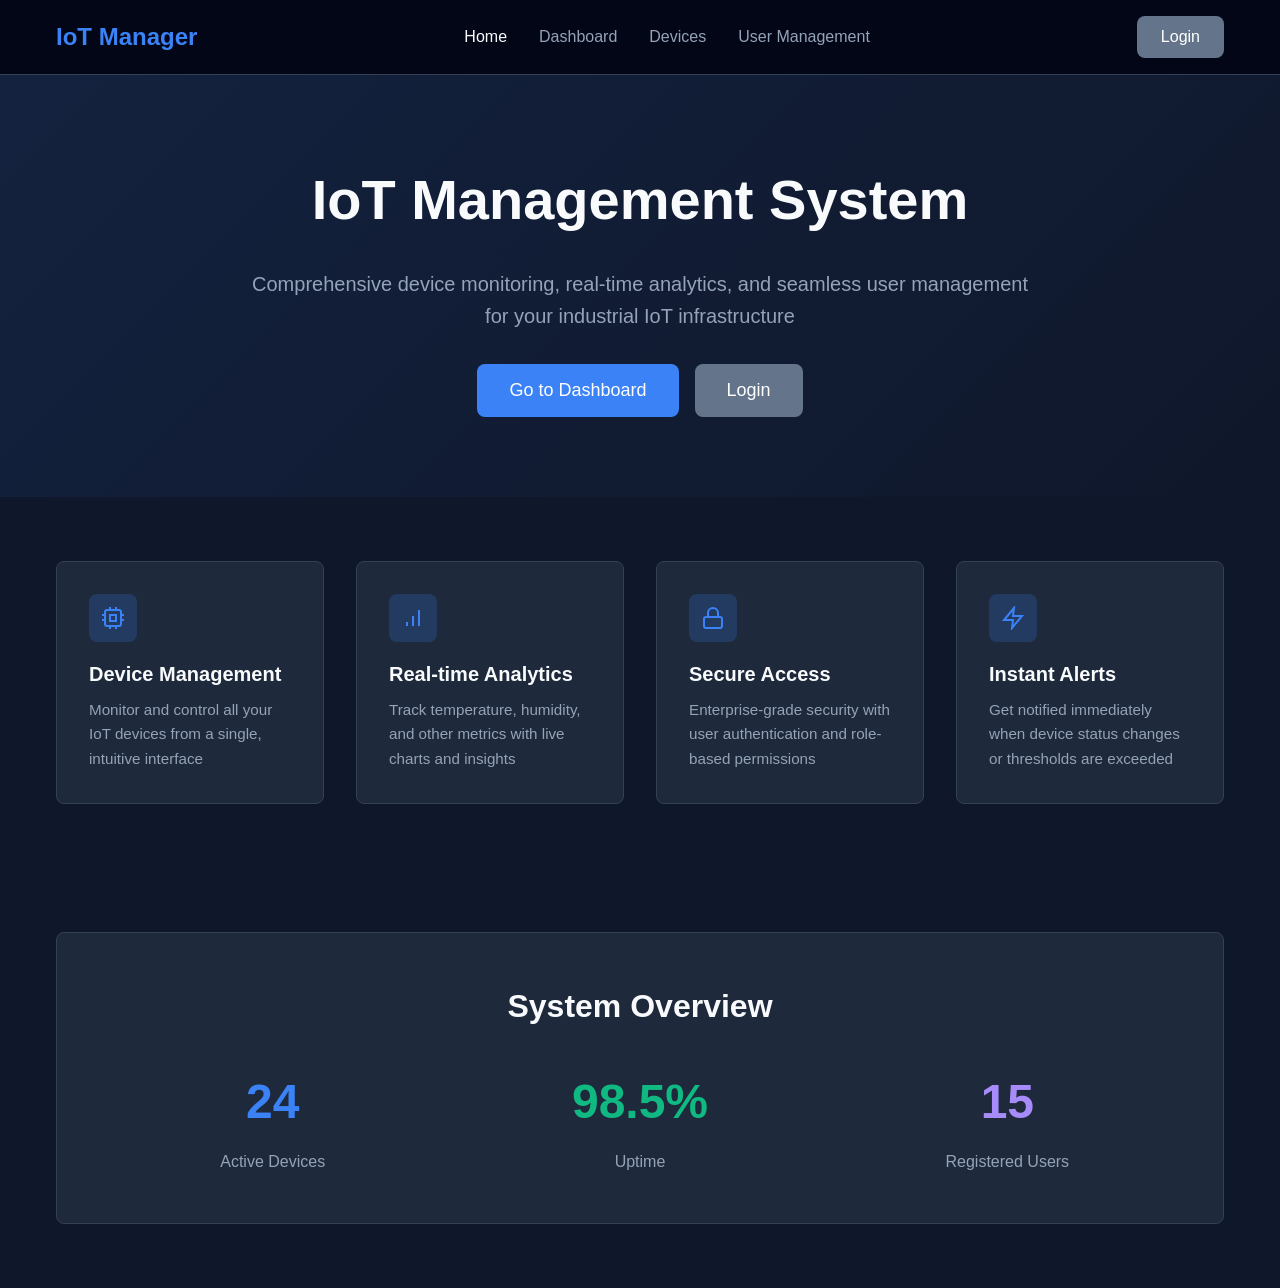
<file: index.html>
<!DOCTYPE html>
<html lang="en">
<head>
    <meta charset="UTF-8">
    <meta name="viewport" content="width=device-width, initial-scale=1.0">
    <title>IoT Management System</title>
    <link rel="stylesheet" href="css/styles.css">
</head>
<body>
    <!-- Navigation -->
    <nav class="navbar">
        <div class="nav-container">
            <div class="nav-brand">
                <h2>IoT Manager</h2>
            </div>
            <ul class="nav-menu">
                <li><a href="index.html" class="nav-link active">Home</a></li>
                <li><a href="dashboard.html" class="nav-link">Dashboard</a></li>
                <li><a href="devices.html" class="nav-link">Devices</a></li>
                <li><a href="users.html" class="nav-link">User Management</a></li>
            </ul>
            <div class="nav-actions">
                <a href="login.html" class="btn btn-secondary">Login</a>
            </div>
        </div>
    </nav>

    <!-- Hero Section -->
    <section class="hero">
        <div class="container">
            <div class="hero-content">
                <h1 class="hero-title">IoT Management System</h1>
                <p class="hero-subtitle">
                    Comprehensive device monitoring, real-time analytics, and seamless user management 
                    for your industrial IoT infrastructure
                </p>
                <div class="hero-actions">
                    <a href="dashboard.html" class="btn btn-primary btn-lg">Go to Dashboard</a>
                    <a href="login.html" class="btn btn-secondary btn-lg">Login</a>
                </div>
            </div>
        </div>
    </section>

    <!-- Features Section -->
    <section class="features">
        <div class="container">
            <div class="features-grid">
                <div class="feature-card">
                    <div class="feature-icon">
                        <svg width="24" height="24" viewBox="0 0 24 24" fill="none" stroke="currentColor" stroke-width="2">
                            <rect x="4" y="4" width="16" height="16" rx="2" ry="2"></rect>
                            <rect x="9" y="9" width="6" height="6"></rect>
                            <line x1="9" y1="1" x2="9" y2="4"></line>
                            <line x1="15" y1="1" x2="15" y2="4"></line>
                            <line x1="9" y1="20" x2="9" y2="23"></line>
                            <line x1="15" y1="20" x2="15" y2="23"></line>
                            <line x1="20" y1="9" x2="23" y2="9"></line>
                            <line x1="20" y1="14" x2="23" y2="14"></line>
                            <line x1="1" y1="9" x2="4" y2="9"></line>
                            <line x1="1" y1="14" x2="4" y2="14"></line>
                        </svg>
                    </div>
                    <h3 class="feature-title">Device Management</h3>
                    <p class="feature-description">
                        Monitor and control all your IoT devices from a single, intuitive interface
                    </p>
                </div>

                <div class="feature-card">
                    <div class="feature-icon">
                        <svg width="24" height="24" viewBox="0 0 24 24" fill="none" stroke="currentColor" stroke-width="2">
                            <line x1="12" y1="20" x2="12" y2="10"></line>
                            <line x1="18" y1="20" x2="18" y2="4"></line>
                            <line x1="6" y1="20" x2="6" y2="16"></line>
                        </svg>
                    </div>
                    <h3 class="feature-title">Real-time Analytics</h3>
                    <p class="feature-description">
                        Track temperature, humidity, and other metrics with live charts and insights
                    </p>
                </div>

                <div class="feature-card">
                    <div class="feature-icon">
                        <svg width="24" height="24" viewBox="0 0 24 24" fill="none" stroke="currentColor" stroke-width="2">
                            <rect x="3" y="11" width="18" height="11" rx="2" ry="2"></rect>
                            <path d="M7 11V7a5 5 0 0 1 10 0v4"></path>
                        </svg>
                    </div>
                    <h3 class="feature-title">Secure Access</h3>
                    <p class="feature-description">
                        Enterprise-grade security with user authentication and role-based permissions
                    </p>
                </div>

                <div class="feature-card">
                    <div class="feature-icon">
                        <svg width="24" height="24" viewBox="0 0 24 24" fill="none" stroke="currentColor" stroke-width="2">
                            <polygon points="13 2 3 14 12 14 11 22 21 10 12 10 13 2"></polygon>
                        </svg>
                    </div>
                    <h3 class="feature-title">Instant Alerts</h3>
                    <p class="feature-description">
                        Get notified immediately when device status changes or thresholds are exceeded
                    </p>
                </div>
            </div>
        </div>
    </section>

    <!-- Quick Stats -->
    <section class="stats">
        <div class="container">
            <div class="stats-card">
                <h2 class="stats-title">System Overview</h2>
                <div class="stats-grid">
                    <div class="stat-item">
                        <div class="stat-value">24</div>
                        <div class="stat-label">Active Devices</div>
                    </div>
                    <div class="stat-item">
                        <div class="stat-value stat-success">98.5%</div>
                        <div class="stat-label">Uptime</div>
                    </div>
                    <div class="stat-item">
                        <div class="stat-value stat-info">15</div>
                        <div class="stat-label">Registered Users</div>
                    </div>
                </div>
            </div>
        </div>
    </section>

    <script src="js/main.js"></script>
</body>
</html>
</file>
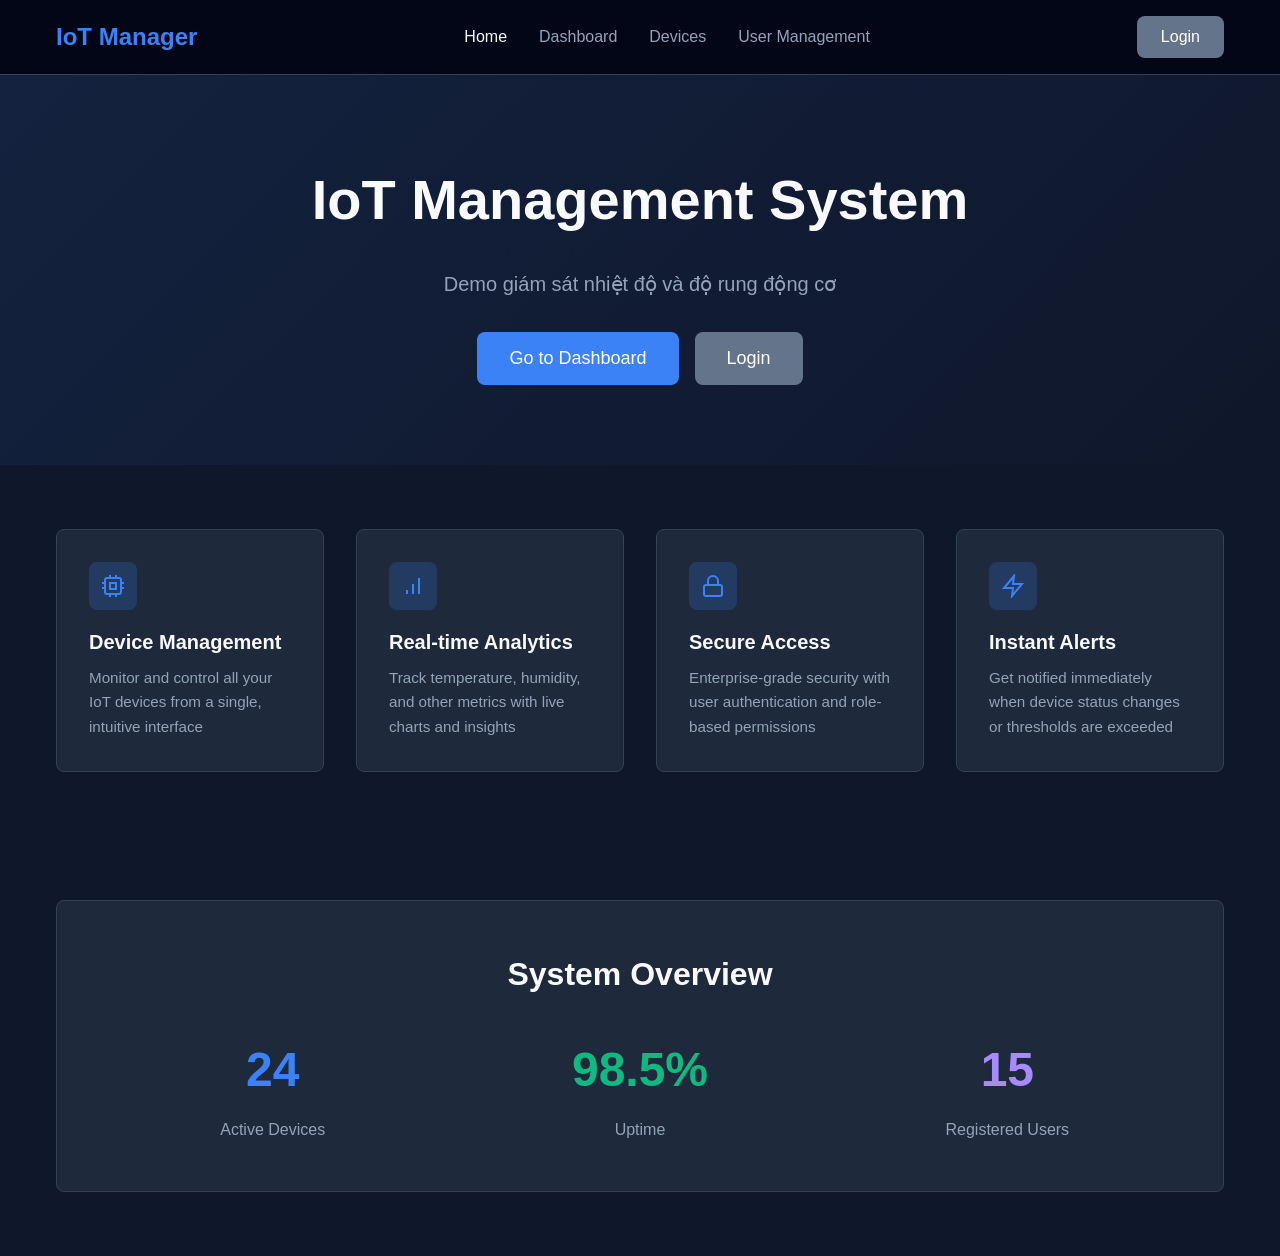
<file: frontend/index.html>
<!DOCTYPE html>
<html lang="en">
<head>
    <meta charset="UTF-8">
    <meta name="viewport" content="width=device-width, initial-scale=1.0">
    <title>IoT Management System</title>
    <link rel="stylesheet" href="css/styles.css">
</head>
<body>
    <!-- Navigation -->
    <nav class="navbar">
        <div class="nav-container">
            <div class="nav-brand">
                <h2>IoT Manager</h2>
            </div>
            <ul class="nav-menu">
                <li><a href="index.html" class="nav-link active">Home</a></li>
                <li><a href="dashboard.html" class="nav-link">Dashboard</a></li>
                <li><a href="devices.html" class="nav-link">Devices</a></li>
                <li><a href="users.html" class="nav-link">User Management</a></li>
            </ul>
            <div class="nav-actions">
                <a href="login.html" class="btn btn-secondary">Login</a>
            </div>
        </div>
    </nav>

    <!-- Hero Section -->
    <section class="hero">
        <div class="container">
            <div class="hero-content">
                <h1 class="hero-title">IoT Management System</h1>
                <p class="hero-subtitle">
                    Demo giám sát nhiệt độ và độ rung động cơ
                </p>
                <div class="hero-actions">
                    <a href="dashboard.html" class="btn btn-primary btn-lg">Go to Dashboard</a>
                    <a href="login.html" class="btn btn-secondary btn-lg">Login</a>
                </div>
            </div>
        </div>
    </section>

    <!-- Features Section -->
    <section class="features">
        <div class="container">
            <div class="features-grid">
                <div class="feature-card">
                    <div class="feature-icon">
                        <svg width="24" height="24" viewBox="0 0 24 24" fill="none" stroke="currentColor" stroke-width="2">
                            <rect x="4" y="4" width="16" height="16" rx="2" ry="2"></rect>
                            <rect x="9" y="9" width="6" height="6"></rect>
                            <line x1="9" y1="1" x2="9" y2="4"></line>
                            <line x1="15" y1="1" x2="15" y2="4"></line>
                            <line x1="9" y1="20" x2="9" y2="23"></line>
                            <line x1="15" y1="20" x2="15" y2="23"></line>
                            <line x1="20" y1="9" x2="23" y2="9"></line>
                            <line x1="20" y1="14" x2="23" y2="14"></line>
                            <line x1="1" y1="9" x2="4" y2="9"></line>
                            <line x1="1" y1="14" x2="4" y2="14"></line>
                        </svg>
                    </div>
                    <h3 class="feature-title">Device Management</h3>
                    <p class="feature-description">
                        Monitor and control all your IoT devices from a single, intuitive interface
                    </p>
                </div>

                <div class="feature-card">
                    <div class="feature-icon">
                        <svg width="24" height="24" viewBox="0 0 24 24" fill="none" stroke="currentColor" stroke-width="2">
                            <line x1="12" y1="20" x2="12" y2="10"></line>
                            <line x1="18" y1="20" x2="18" y2="4"></line>
                            <line x1="6" y1="20" x2="6" y2="16"></line>
                        </svg>
                    </div>
                    <h3 class="feature-title">Real-time Analytics</h3>
                    <p class="feature-description">
                        Track temperature, humidity, and other metrics with live charts and insights
                    </p>
                </div>

                <div class="feature-card">
                    <div class="feature-icon">
                        <svg width="24" height="24" viewBox="0 0 24 24" fill="none" stroke="currentColor" stroke-width="2">
                            <rect x="3" y="11" width="18" height="11" rx="2" ry="2"></rect>
                            <path d="M7 11V7a5 5 0 0 1 10 0v4"></path>
                        </svg>
                    </div>
                    <h3 class="feature-title">Secure Access</h3>
                    <p class="feature-description">
                        Enterprise-grade security with user authentication and role-based permissions
                    </p>
                </div>

                <div class="feature-card">
                    <div class="feature-icon">
                        <svg width="24" height="24" viewBox="0 0 24 24" fill="none" stroke="currentColor" stroke-width="2">
                            <polygon points="13 2 3 14 12 14 11 22 21 10 12 10 13 2"></polygon>
                        </svg>
                    </div>
                    <h3 class="feature-title">Instant Alerts</h3>
                    <p class="feature-description">
                        Get notified immediately when device status changes or thresholds are exceeded
                    </p>
                </div>
            </div>
        </div>
    </section>

    <!-- Quick Stats -->
    <section class="stats">
        <div class="container">
            <div class="stats-card">
                <h2 class="stats-title">System Overview</h2>
                <div class="stats-grid">
                    <div class="stat-item">
                        <div class="stat-value">24</div>
                        <div class="stat-label">Active Devices</div>
                    </div>
                    <div class="stat-item">
                        <div class="stat-value stat-success">98.5%</div>
                        <div class="stat-label">Uptime</div>
                    </div>
                    <div class="stat-item">
                        <div class="stat-value stat-info">15</div>
                        <div class="stat-label">Registered Users</div>
                    </div>
                </div>
            </div>
        </div>
    </section>

    <script src="js/main.js"></script>
</body>
</html>
</file>
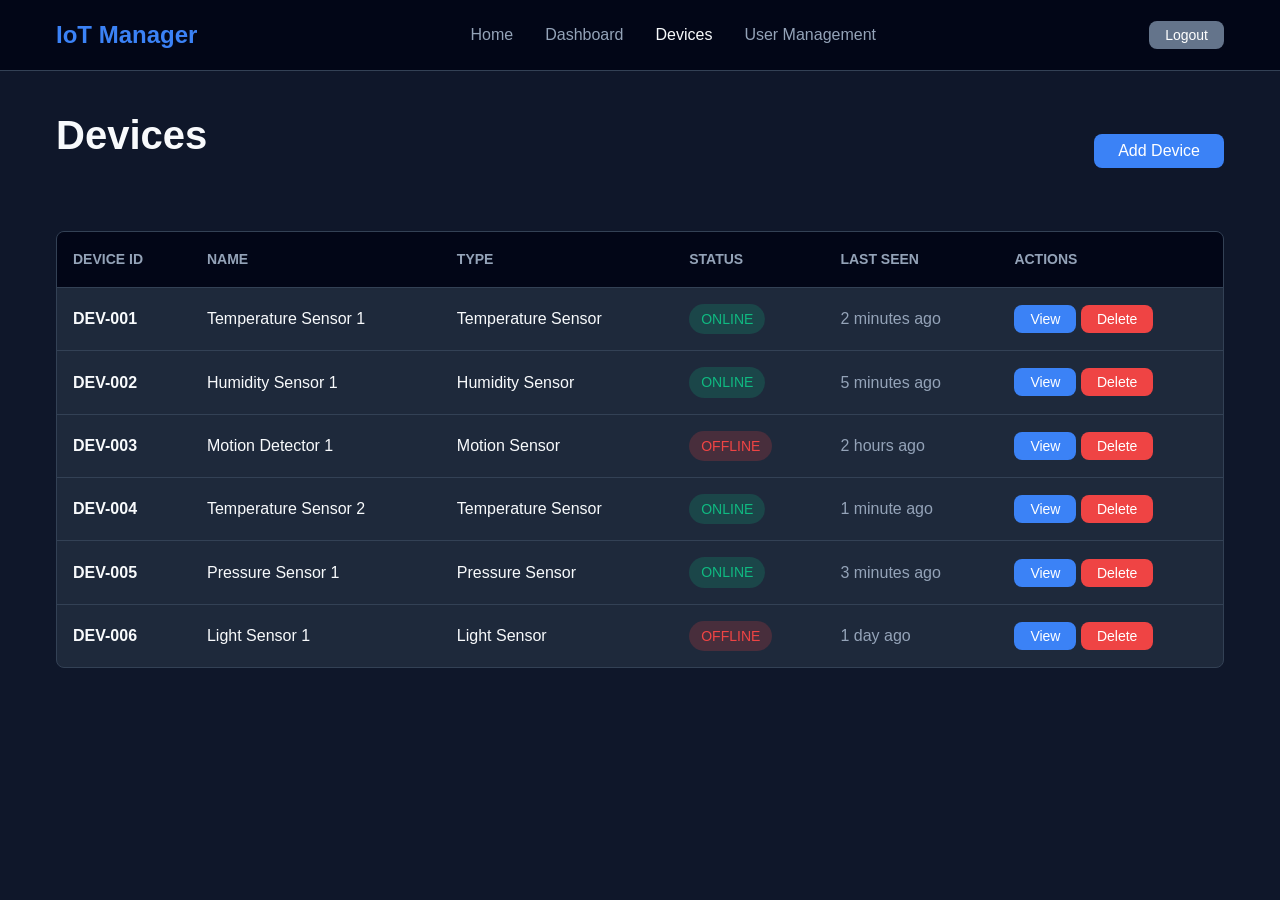
<file: devices.html>
<!DOCTYPE html>
<html lang="en">
<head>
    <meta charset="UTF-8">
    <meta name="viewport" content="width=device-width, initial-scale=1.0">
    <title>Devices - IoT Management System</title>
    <link rel="stylesheet" href="css/styles.css">
</head>
<body>
    <!-- Navigation -->
    <nav class="navbar">
        <div class="nav-container">
            <div class="nav-brand">
                <h2>IoT Manager</h2>
            </div>
            <ul class="nav-menu">
                <li><a href="index.html" class="nav-link">Home</a></li>
                <li><a href="dashboard.html" class="nav-link">Dashboard</a></li>
                <li><a href="devices.html" class="nav-link active">Devices</a></li>
                <li><a href="users.html" class="nav-link">User Management</a></li>
            </ul>
            <div class="nav-actions">
                <button class="btn btn-secondary btn-sm" onclick="logout()">Logout</button>
            </div>
        </div>
    </nav>

    <!-- Devices Content -->
    <div class="container">
        <div class="dashboard-header">
            <div style="display: flex; justify-content: space-between; align-items: center;">
                <h1 class="dashboard-title">Devices</h1>
                <button class="btn btn-primary" onclick="openAddDeviceModal()">Add Device</button>
            </div>
        </div>

        <!-- Devices Table -->
        <div class="table-container">
            <table class="table">
                <thead>
                    <tr>
                        <th>Device ID</th>
                        <th>Name</th>
                        <th>Type</th>
                        <th>Status</th>
                        <th>Last Seen</th>
                        <th>Actions</th>
                    </tr>
                </thead>
                <tbody id="devicesTableBody">
                    <!-- Will be populated by JavaScript -->
                </tbody>
            </table>
        </div>
    </div>

    <!-- Add Device Modal -->
    <div id="addDeviceModal" class="modal">
        <div class="modal-content">
            <div class="modal-header">
                <h2 class="modal-title">Add New Device</h2>
                <button class="modal-close" onclick="closeAddDeviceModal()">&times;</button>
            </div>
            <form id="addDeviceForm" onsubmit="handleAddDevice(event)">
                <div class="form-group">
                    <label class="form-label">Device ID</label>
                    <input type="text" class="form-input" name="deviceId" required placeholder="DEV-001">
                </div>
                <div class="form-group">
                    <label class="form-label">Device Name</label>
                    <input type="text" class="form-input" name="deviceName" required placeholder="Temperature Sensor">
                </div>
                <div class="form-group">
                    <label class="form-label">Device Type</label>
                    <input type="text" class="form-input" name="deviceType" required placeholder="Temperature Sensor">
                </div>
                <div class="form-group">
                    <label class="form-label">Location</label>
                    <input type="text" class="form-input" name="location" placeholder="Building A, Floor 2">
                </div>
                <button type="submit" class="btn btn-primary" style="width: 100%;">Add Device</button>
            </form>
        </div>
    </div>

    <script src="js/devices.js"></script>
</body>
</html>
</file>
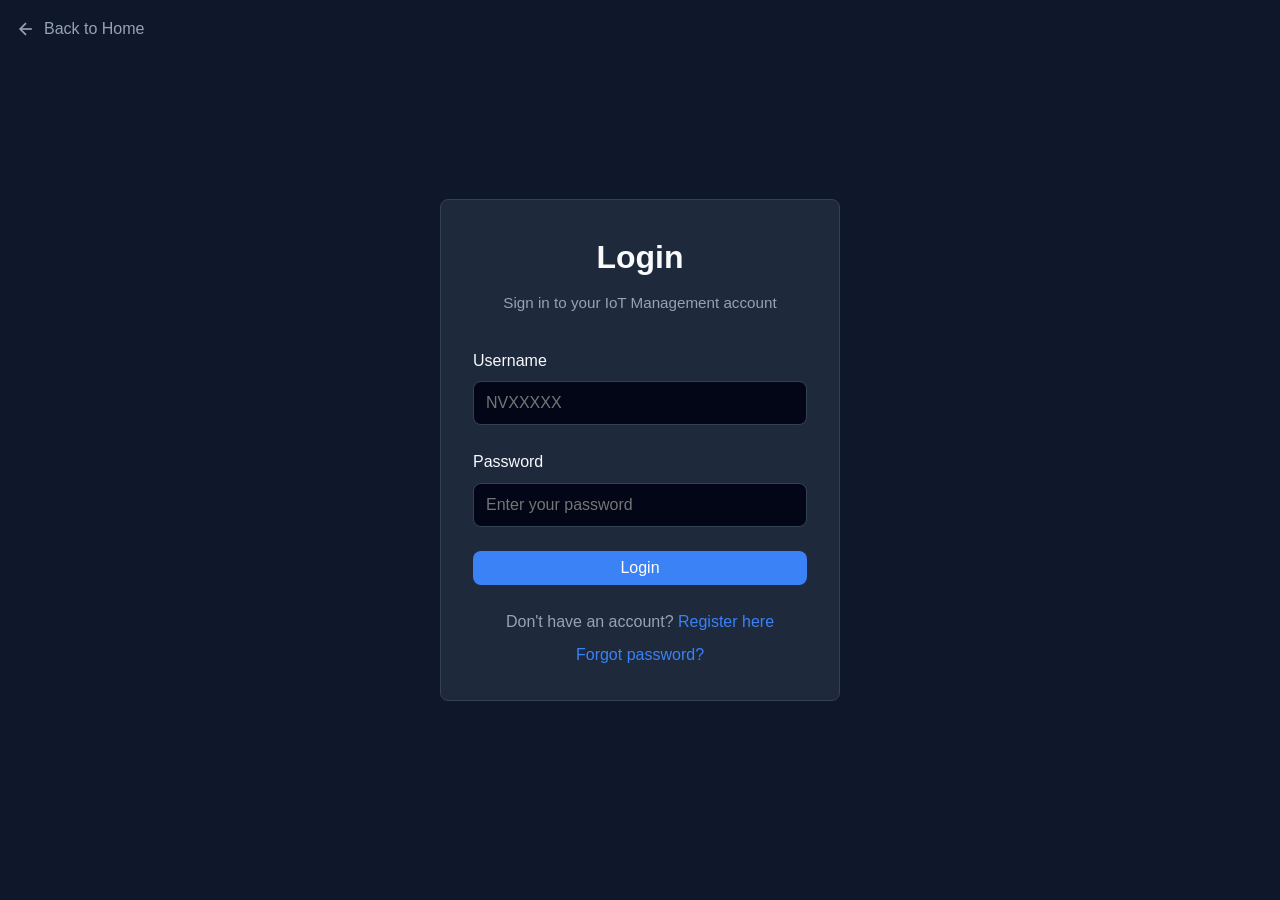
<file: frontend/login.html>
<!DOCTYPE html>
<html lang="en">
<head>
    <meta charset="UTF-8">
    <meta name="viewport" content="width=device-width, initial-scale=1.0">
    <title>Login - IoT Management System</title>
    <link rel="stylesheet" href="css/styles.css">
</head>
<body>
    <a href="index.html" class="back-button">
        <svg width="20" height="20" viewBox="0 0 24 24" fill="none" stroke="currentColor" stroke-width="2">
            <line x1="19" y1="12" x2="5" y2="12"></line>
            <polyline points="12 19 5 12 12 5"></polyline>
        </svg>
        Back to Home
    </a>

    <div class="form-container">
        <div class="form-card">
            <div class="form-header">
                <h1 class="form-title">Login</h1>
                <p class="form-subtitle">Sign in to your IoT Management account</p>
            </div>

            <form id="loginForm" onsubmit="handleLogin(event)">
                <div class="form-group">
                    <label class="form-label">Username</label>
                    <input type="text" class="form-input" name="username" required placeholder="NVXXXXX">
                </div>

                <div class="form-group">
                    <label class="form-label">Password</label>
                    <input type="password" class="form-input" name="password" required placeholder="Enter your password">
                </div>

                <button type="submit" class="btn btn-primary" style="width: 100%;">Login</button>
            </form>

            <div class="form-footer">
                <p style="color: var(--text-secondary);">
                    Don't have an account? 
                    <a href="register.html" class="form-link">Register here</a>
                </p>
                <p style="color: var(--text-secondary); margin-top: 0.5rem;">
                    <a href="recover-password.html" class="form-link">Forgot password?</a>
                </p>
            </div>
        </div>
    </div>

    <script src="js/auth.js"></script>
</body>
</html>
</file>
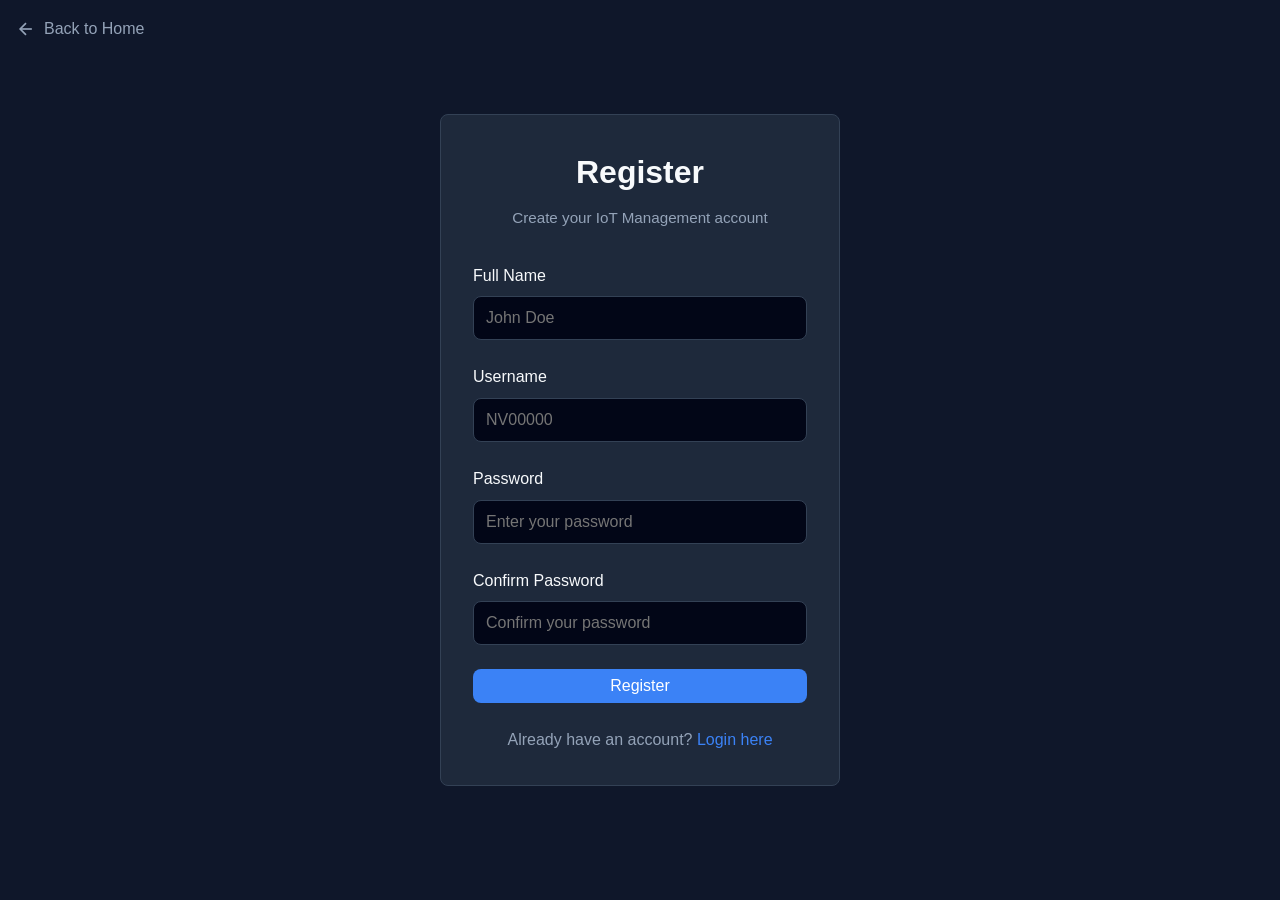
<file: frontend/register.html>
<!DOCTYPE html>
<html lang="en">
<head>
    <meta charset="UTF-8">
    <meta name="viewport" content="width=device-width, initial-scale=1.0">
    <title>Register - IoT Management System</title>
    <link rel="stylesheet" href="css/styles.css">
</head>
<body>
    <a href="index.html" class="back-button">
        <svg width="20" height="20" viewBox="0 0 24 24" fill="none" stroke="currentColor" stroke-width="2">
            <line x1="19" y1="12" x2="5" y2="12"></line>
            <polyline points="12 19 5 12 12 5"></polyline>
        </svg>
        Back to Home
    </a>

    <div class="form-container">
        <div class="form-card">
            <div class="form-header">
                <h1 class="form-title">Register</h1>
                <p class="form-subtitle">Create your IoT Management account</p>
            </div>

            <form id="registerForm" onsubmit="handleRegister(event)">
                <div class="form-group">
                    <label class="form-label">Full Name</label>
                    <input type="text" class="form-input" name="name" required placeholder="John Doe">
                </div>

                <div class="form-group">
                    <label class="form-label">Username</label>
                    <input type="text" class="form-input" name="username" required placeholder="NV00000" pattern="^NV\d{5}$">
                </div>

                <div class="form-group">
                    <label class="form-label">Password</label>
                    <input type="password" class="form-input" name="password" required placeholder="Enter your password" minlength="6">
                </div>

                <div class="form-group">
                    <label class="form-label">Confirm Password</label>
                    <input type="password" class="form-input" name="confirmPassword" required placeholder="Confirm your password">
                </div>

                <button type="submit" class="btn btn-primary" style="width: 100%;">Register</button>
            </form>

            <div class="form-footer">
                <p style="color: var(--text-secondary);">
                    Already have an account? 
                    <a href="login.html" class="form-link">Login here</a>
                </p>
            </div>
        </div>
    </div>

    <script src="js/auth.js"></script>
</body>
</html>
</file>
<file: css/styles.css>
/* Reset and Base Styles */
* {
    margin: 0;
    padding: 0;
    box-sizing: border-box;
}

:root {
    --primary-color: #3b82f6;
    --primary-hover: #2563eb;
    --secondary-color: #64748b;
    --success-color: #10b981;
    --warning-color: #f59e0b;
    --danger-color: #ef4444;
    --bg-dark: #0f172a;
    --bg-darker: #020617;
    --bg-card: #1e293b;
    --bg-card-hover: #334155;
    --text-primary: #f8fafc;
    --text-secondary: #94a3b8;
    --border-color: #334155;
}

body {
    font-family: 'Segoe UI', Tahoma, Geneva, Verdana, sans-serif;
    background-color: var(--bg-dark);
    color: var(--text-primary);
    line-height: 1.6;
    min-height: 100vh;
}

.container {
    max-width: 1200px;
    margin: 0 auto;
    padding: 0 1rem;
}

/* Navigation */
.navbar {
    background-color: var(--bg-darker);
    border-bottom: 1px solid var(--border-color);
    position: sticky;
    top: 0;
    z-index: 1000;
}

.nav-container {
    max-width: 1200px;
    margin: 0 auto;
    padding: 1rem;
    display: flex;
    justify-content: space-between;
    align-items: center;
}

.nav-brand h2 {
    color: var(--primary-color);
    font-size: 1.5rem;
}

.nav-menu {
    display: flex;
    list-style: none;
    gap: 2rem;
}

.nav-link {
    color: var(--text-secondary);
    text-decoration: none;
    transition: color 0.3s;
    font-weight: 500;
}

.nav-link:hover,
.nav-link.active {
    color: var(--text-primary);
}

.nav-actions {
    display: flex;
    gap: 1rem;
}

/* Buttons */
.btn {
    padding: 0.5rem 1.5rem;
    border: none;
    border-radius: 0.5rem;
    font-size: 1rem;
    font-weight: 500;
    cursor: pointer;
    text-decoration: none;
    display: inline-block;
    transition: all 0.3s;
}

.btn-primary {
    background-color: var(--primary-color);
    color: white;
}

.btn-primary:hover {
    background-color: var(--primary-hover);
}

.btn-secondary {
    background-color: var(--secondary-color);
    color: white;
}

.btn-secondary:hover {
    background-color: #475569;
}

.btn-success {
    background-color: var(--success-color);
    color: white;
}

.btn-danger {
    background-color: var(--danger-color);
    color: white;
}

.btn-lg {
    padding: 0.75rem 2rem;
    font-size: 1.125rem;
}

.btn-sm {
    padding: 0.375rem 1rem;
    font-size: 0.875rem;
}

/* Hero Section */
.hero {
    background: linear-gradient(135deg, rgba(59, 130, 246, 0.1) 0%, var(--bg-dark) 100%);
    padding: 5rem 0;
    text-align: center;
}

.hero-title {
    font-size: 3.5rem;
    margin-bottom: 1.5rem;
    font-weight: 700;
}

.hero-subtitle {
    font-size: 1.25rem;
    color: var(--text-secondary);
    max-width: 800px;
    margin: 0 auto 2rem;
}

.hero-actions {
    display: flex;
    gap: 1rem;
    justify-content: center;
}

/* Features Section */
.features {
    padding: 4rem 0;
}

.features-grid {
    display: grid;
    grid-template-columns: repeat(auto-fit, minmax(250px, 1fr));
    gap: 2rem;
}

.feature-card {
    background-color: var(--bg-card);
    border: 1px solid var(--border-color);
    border-radius: 0.5rem;
    padding: 2rem;
    transition: border-color 0.3s;
}

.feature-card:hover {
    border-color: var(--primary-color);
}

.feature-icon {
    width: 3rem;
    height: 3rem;
    background-color: rgba(59, 130, 246, 0.2);
    border-radius: 0.5rem;
    display: flex;
    align-items: center;
    justify-content: center;
    margin-bottom: 1rem;
}

.feature-icon svg {
    color: var(--primary-color);
}

.feature-title {
    font-size: 1.25rem;
    margin-bottom: 0.5rem;
}

.feature-description {
    color: var(--text-secondary);
    font-size: 0.95rem;
}

/* Stats Section */
.stats {
    padding: 4rem 0;
}

.stats-card {
    background-color: var(--bg-card);
    border: 1px solid var(--border-color);
    border-radius: 0.5rem;
    padding: 3rem;
}

.stats-title {
    text-align: center;
    font-size: 2rem;
    margin-bottom: 2rem;
}

.stats-grid {
    display: grid;
    grid-template-columns: repeat(auto-fit, minmax(200px, 1fr));
    gap: 2rem;
}

.stat-item {
    text-align: center;
}

.stat-value {
    font-size: 3rem;
    font-weight: 700;
    color: var(--primary-color);
    margin-bottom: 0.5rem;
}

.stat-value.stat-success {
    color: var(--success-color);
}

.stat-value.stat-info {
    color: #a78bfa;
}

.stat-label {
    color: var(--text-secondary);
    font-size: 1rem;
}

/* Dashboard Styles */
.dashboard-header {
    padding: 2rem 0;
}

.dashboard-title {
    font-size: 2.5rem;
    margin-bottom: 2rem;
}

.status-grid {
    display: grid;
    grid-template-columns: repeat(auto-fit, minmax(200px, 1fr));
    gap: 1.5rem;
    margin-bottom: 2rem;
}

.status-card {
    background-color: var(--bg-card);
    border: 1px solid var(--border-color);
    border-radius: 0.5rem;
    padding: 1.5rem;
}

.status-header {
    display: flex;
    justify-content: space-between;
    align-items: center;
    margin-bottom: 0.5rem;
}

.status-label {
    color: var(--text-secondary);
    font-size: 0.875rem;
}

.status-indicator {
    width: 0.75rem;
    height: 0.75rem;
    border-radius: 50%;
}

.status-indicator.online {
    background-color: var(--success-color);
    animation: pulse 2s infinite;
}

.status-indicator.offline {
    background-color: var(--danger-color);
}

.status-indicator.warning {
    background-color: var(--warning-color);
}

.status-value {
    font-size: 2rem;
    font-weight: 700;
}

.status-value.text-success {
    color: var(--success-color);
}

.status-value.text-danger {
    color: var(--danger-color);
}

.status-value.text-warning {
    color: var(--warning-color);
}

@keyframes pulse {
    0%, 100% {
        opacity: 1;
    }
    50% {
        opacity: 0.5;
    }
}

/* Chart Container */
.charts-grid {
    display: grid;
    grid-template-columns: repeat(auto-fit, minmax(400px, 1fr));
    gap: 1.5rem;
    margin-bottom: 2rem;
}

.chart-card {
    background-color: var(--bg-card);
    border: 1px solid var(--border-color);
    border-radius: 0.5rem;
    padding: 1.5rem;
}

.chart-title {
    font-size: 1.25rem;
    margin-bottom: 1rem;
}

.chart-container {
    background-color: var(--bg-darker);
    border: 1px solid var(--border-color);
    border-radius: 0.5rem;
    padding: 1.5rem;
    height: 300px;
}

/* Activity Section */
.activity-card {
    background-color: var(--bg-card);
    border: 1px solid var(--border-color);
    border-radius: 0.5rem;
    padding: 1.5rem;
}

.activity-title {
    font-size: 1.25rem;
    margin-bottom: 1rem;
}

.activity-list {
    display: flex;
    flex-direction: column;
    gap: 0.75rem;
}

.activity-item {
    display: flex;
    justify-content: space-between;
    align-items: center;
    padding: 1rem;
    background-color: var(--bg-darker);
    border-radius: 0.5rem;
}

.activity-content {
    display: flex;
    align-items: center;
    gap: 0.75rem;
}

.activity-dot {
    width: 0.5rem;
    height: 0.5rem;
    border-radius: 50%;
}

.activity-dot.success {
    background-color: var(--success-color);
}

.activity-dot.warning {
    background-color: var(--warning-color);
}

.activity-dot.danger {
    background-color: var(--danger-color);
}

.activity-dot.info {
    background-color: var(--primary-color);
}

.activity-time {
    color: var(--text-secondary);
    font-size: 0.875rem;
}

/* Device Table */
.table-container {
    background-color: var(--bg-card);
    border: 1px solid var(--border-color);
    border-radius: 0.5rem;
    overflow: hidden;
}

.table {
    width: 100%;
    border-collapse: collapse;
}

.table thead {
    background-color: var(--bg-darker);
}

.table th {
    padding: 1rem;
    text-align: left;
    font-weight: 600;
    color: var(--text-secondary);
    font-size: 0.875rem;
    text-transform: uppercase;
}

.table td {
    padding: 1rem;
    border-top: 1px solid var(--border-color);
}

.table tbody tr:hover {
    background-color: var(--bg-card-hover);
}

.badge {
    display: inline-block;
    padding: 0.25rem 0.75rem;
    border-radius: 1rem;
    font-size: 0.875rem;
    font-weight: 500;
}

.badge-success {
    background-color: rgba(16, 185, 129, 0.2);
    color: var(--success-color);
}

.badge-danger {
    background-color: rgba(239, 68, 68, 0.2);
    color: var(--danger-color);
}

/* Form Styles */
.form-container {
    min-height: 100vh;
    display: flex;
    align-items: center;
    justify-content: center;
    padding: 2rem;
}

.form-card {
    background-color: var(--bg-card);
    border: 1px solid var(--border-color);
    border-radius: 0.5rem;
    padding: 2rem;
    width: 100%;
    max-width: 400px;
}

.form-header {
    text-align: center;
    margin-bottom: 2rem;
}

.form-title {
    font-size: 2rem;
    margin-bottom: 0.5rem;
}

.form-subtitle {
    color: var(--text-secondary);
    font-size: 0.95rem;
}

.form-group {
    margin-bottom: 1.5rem;
}

.form-label {
    display: block;
    margin-bottom: 0.5rem;
    font-weight: 500;
}

.form-input {
    width: 100%;
    padding: 0.75rem;
    background-color: var(--bg-darker);
    border: 1px solid var(--border-color);
    border-radius: 0.5rem;
    color: var(--text-primary);
    font-size: 1rem;
}

.form-input:focus {
    outline: none;
    border-color: var(--primary-color);
}

.form-footer {
    margin-top: 1.5rem;
    text-align: center;
}

.form-link {
    color: var(--primary-color);
    text-decoration: none;
}

.form-link:hover {
    text-decoration: underline;
}

/* Back Button */
.back-button {
    position: fixed;
    top: 1rem;
    left: 1rem;
    display: flex;
    align-items: center;
    gap: 0.5rem;
    color: var(--text-secondary);
    text-decoration: none;
    transition: color 0.3s;
    z-index: 1000;
}

.back-button:hover {
    color: var(--text-primary);
}

.back-button svg {
    width: 1.25rem;
    height: 1.25rem;
}

/* Modal */
.modal {
    display: none;
    position: fixed;
    top: 0;
    left: 0;
    width: 100%;
    height: 100%;
    background-color: rgba(0, 0, 0, 0.7);
    z-index: 2000;
    align-items: center;
    justify-content: center;
}

.modal.active {
    display: flex;
}

.modal-content {
    background-color: var(--bg-card);
    border: 1px solid var(--border-color);
    border-radius: 0.5rem;
    padding: 2rem;
    width: 90%;
    max-width: 500px;
    max-height: 90vh;
    overflow-y: auto;
}

.modal-header {
    display: flex;
    justify-content: space-between;
    align-items: center;
    margin-bottom: 1.5rem;
}

.modal-title {
    font-size: 1.5rem;
}

.modal-close {
    background: none;
    border: none;
    color: var(--text-secondary);
    font-size: 1.5rem;
    cursor: pointer;
    padding: 0;
    width: 2rem;
    height: 2rem;
}

.modal-close:hover {
    color: var(--text-primary);
}

/* Responsive */
@media (max-width: 768px) {
    .nav-menu {
        display: none;
    }
    
    .hero-title {
        font-size: 2rem;
    }
    
    .hero-actions {
        flex-direction: column;
    }
    
    .charts-grid {
        grid-template-columns: 1fr;
    }
}
</file>
<file: frontend/css/styles.css>
/* Reset and Base Styles */
* {
    margin: 0;
    padding: 0;
    box-sizing: border-box;
}

:root {
    --primary-color: #3b82f6;
    --primary-hover: #2563eb;
    --secondary-color: #64748b;
    --success-color: #10b981;
    --warning-color: #f59e0b;
    --danger-color: #ef4444;
    --bg-dark: #0f172a;
    --bg-darker: #020617;
    --bg-card: #1e293b;
    --bg-card-hover: #334155;
    --text-primary: #f8fafc;
    --text-secondary: #94a3b8;
    --border-color: #334155;
}

body {
    font-family: 'Segoe UI', Tahoma, Geneva, Verdana, sans-serif;
    background-color: var(--bg-dark);
    color: var(--text-primary);
    line-height: 1.6;
    min-height: 100vh;
}

.container {
    max-width: 1200px;
    margin: 0 auto;
    padding: 0 1rem;
}

/* Navigation */
.navbar {
    background-color: var(--bg-darker);
    border-bottom: 1px solid var(--border-color);
    position: sticky;
    top: 0;
    z-index: 1000;
}

.nav-container {
    max-width: 1200px;
    margin: 0 auto;
    padding: 1rem;
    display: flex;
    justify-content: space-between;
    align-items: center;
}

.nav-brand h2 {
    color: var(--primary-color);
    font-size: 1.5rem;
}

.nav-menu {
    display: flex;
    list-style: none;
    gap: 2rem;
}

.nav-link {
    color: var(--text-secondary);
    text-decoration: none;
    transition: color 0.3s;
    font-weight: 500;
}

.nav-link:hover,
.nav-link.active {
    color: var(--text-primary);
}

.nav-actions {
    display: flex;
    gap: 1rem;
}

/* Buttons */
.btn {
    padding: 0.5rem 1.5rem;
    border: none;
    border-radius: 0.5rem;
    font-size: 1rem;
    font-weight: 500;
    cursor: pointer;
    text-decoration: none;
    display: inline-block;
    transition: all 0.3s;
}

.btn-primary {
    background-color: var(--primary-color);
    color: white;
}

.btn-primary:hover {
    background-color: var(--primary-hover);
}

.btn-secondary {
    background-color: var(--secondary-color);
    color: white;
}

.btn-secondary:hover {
    background-color: #475569;
}

.btn-success {
    background-color: var(--success-color);
    color: white;
}

.btn-danger {
    background-color: var(--danger-color);
    color: white;
}

.btn-lg {
    padding: 0.75rem 2rem;
    font-size: 1.125rem;
}

.btn-sm {
    padding: 0.375rem 1rem;
    font-size: 0.875rem;
}

/* Hero Section */
.hero {
    background: linear-gradient(135deg, rgba(59, 130, 246, 0.1) 0%, var(--bg-dark) 100%);
    padding: 5rem 0;
    text-align: center;
}

.hero-title {
    font-size: 3.5rem;
    margin-bottom: 1.5rem;
    font-weight: 700;
}

.hero-subtitle {
    font-size: 1.25rem;
    color: var(--text-secondary);
    max-width: 800px;
    margin: 0 auto 2rem;
}

.hero-actions {
    display: flex;
    gap: 1rem;
    justify-content: center;
}

/* Features Section */
.features {
    padding: 4rem 0;
}

.features-grid {
    display: grid;
    grid-template-columns: repeat(auto-fit, minmax(250px, 1fr));
    gap: 2rem;
}

.feature-card {
    background-color: var(--bg-card);
    border: 1px solid var(--border-color);
    border-radius: 0.5rem;
    padding: 2rem;
    transition: border-color 0.3s;
}

.feature-card:hover {
    border-color: var(--primary-color);
}

.feature-icon {
    width: 3rem;
    height: 3rem;
    background-color: rgba(59, 130, 246, 0.2);
    border-radius: 0.5rem;
    display: flex;
    align-items: center;
    justify-content: center;
    margin-bottom: 1rem;
}

.feature-icon svg {
    color: var(--primary-color);
}

.feature-title {
    font-size: 1.25rem;
    margin-bottom: 0.5rem;
}

.feature-description {
    color: var(--text-secondary);
    font-size: 0.95rem;
}

/* Stats Section */
.stats {
    padding: 4rem 0;
}

.stats-card {
    background-color: var(--bg-card);
    border: 1px solid var(--border-color);
    border-radius: 0.5rem;
    padding: 3rem;
}

.stats-title {
    text-align: center;
    font-size: 2rem;
    margin-bottom: 2rem;
}

.stats-grid {
    display: grid;
    grid-template-columns: repeat(auto-fit, minmax(200px, 1fr));
    gap: 2rem;
}

.stat-item {
    text-align: center;
}

.stat-value {
    font-size: 3rem;
    font-weight: 700;
    color: var(--primary-color);
    margin-bottom: 0.5rem;
}

.stat-value.stat-success {
    color: var(--success-color);
}

.stat-value.stat-info {
    color: #a78bfa;
}

.stat-label {
    color: var(--text-secondary);
    font-size: 1rem;
}

/* Dashboard Styles */
.dashboard-header {
    padding: 2rem 0;
}

.dashboard-title {
    font-size: 2.5rem;
    margin-bottom: 2rem;
}

.status-grid {
    display: grid;
    grid-template-columns: repeat(auto-fit, minmax(200px, 1fr));
    gap: 1.5rem;
    margin-bottom: 2rem;
}

.status-card {
    background-color: var(--bg-card);
    border: 1px solid var(--border-color);
    border-radius: 0.5rem;
    padding: 1.5rem;
}

.status-header {
    display: flex;
    justify-content: space-between;
    align-items: center;
    margin-bottom: 0.5rem;
}

.status-label {
    color: var(--text-secondary);
    font-size: 0.875rem;
}

.status-indicator {
    width: 0.75rem;
    height: 0.75rem;
    border-radius: 50%;
}

.status-indicator.online {
    background-color: var(--success-color);
    animation: pulse 2s infinite;
}

.status-indicator.offline {
    background-color: var(--danger-color);
}

.status-indicator.warning {
    background-color: var(--warning-color);
}

.status-value {
    font-size: 2rem;
    font-weight: 700;
}

.status-value.text-success {
    color: var(--success-color);
}

.status-value.text-danger {
    color: var(--danger-color);
}

.status-value.text-warning {
    color: var(--warning-color);
}

@keyframes pulse {
    0%, 100% {
        opacity: 1;
    }
    50% {
        opacity: 0.5;
    }
}

/* Chart Container */
.charts-grid {
    display: grid;
    grid-template-columns: repeat(auto-fit, minmax(400px, 1fr));
    gap: 1.5rem;
    margin-bottom: 2rem;
}

.chart-card {
    background-color: var(--bg-card);
    border: 1px solid var(--border-color);
    border-radius: 0.5rem;
    padding: 1.5rem;
}

.chart-title {
    font-size: 1.25rem;
    margin-bottom: 1rem;
}

.chart-container {
    background-color: var(--bg-darker);
    border: 1px solid var(--border-color);
    border-radius: 0.5rem;
    padding: 1.5rem;
    height: 300px;
}

/* Activity Section */
.activity-card {
    background-color: var(--bg-card);
    border: 1px solid var(--border-color);
    border-radius: 0.5rem;
    padding: 1.5rem;
}

.activity-title {
    font-size: 1.25rem;
    margin-bottom: 1rem;
}

.activity-list {
    display: flex;
    flex-direction: column;
    gap: 0.75rem;
}

.activity-item {
    display: flex;
    justify-content: space-between;
    align-items: center;
    padding: 1rem;
    background-color: var(--bg-darker);
    border-radius: 0.5rem;
}

.activity-content {
    display: flex;
    align-items: center;
    gap: 0.75rem;
}

.activity-dot {
    width: 0.5rem;
    height: 0.5rem;
    border-radius: 50%;
}

.activity-dot.success {
    background-color: var(--success-color);
}

.activity-dot.warning {
    background-color: var(--warning-color);
}

.activity-dot.danger {
    background-color: var(--danger-color);
}

.activity-dot.info {
    background-color: var(--primary-color);
}

.activity-time {
    color: var(--text-secondary);
    font-size: 0.875rem;
}

/* Device Table */
.table-container {
    background-color: var(--bg-card);
    border: 1px solid var(--border-color);
    border-radius: 0.5rem;
    overflow: hidden;
}

.table {
    width: 100%;
    border-collapse: collapse;
}

.table thead {
    background-color: var(--bg-darker);
}

.table th {
    padding: 1rem;
    text-align: left;
    font-weight: 600;
    color: var(--text-secondary);
    font-size: 0.875rem;
    text-transform: uppercase;
}

.table td {
    padding: 1rem;
    border-top: 1px solid var(--border-color);
}

.table tbody tr:hover {
    background-color: var(--bg-card-hover);
}

.badge {
    display: inline-block;
    padding: 0.25rem 0.75rem;
    border-radius: 1rem;
    font-size: 0.875rem;
    font-weight: 500;
}

.badge-success {
    background-color: rgba(16, 185, 129, 0.2);
    color: var(--success-color);
}

.badge-danger {
    background-color: rgba(239, 68, 68, 0.2);
    color: var(--danger-color);
}

/* Form Styles */
.form-container {
    min-height: 100vh;
    display: flex;
    align-items: center;
    justify-content: center;
    padding: 2rem;
}

.form-card {
    background-color: var(--bg-card);
    border: 1px solid var(--border-color);
    border-radius: 0.5rem;
    padding: 2rem;
    width: 100%;
    max-width: 400px;
}

.form-header {
    text-align: center;
    margin-bottom: 2rem;
}

.form-title {
    font-size: 2rem;
    margin-bottom: 0.5rem;
}

.form-subtitle {
    color: var(--text-secondary);
    font-size: 0.95rem;
}

.form-group {
    margin-bottom: 1.5rem;
}

.form-label {
    display: block;
    margin-bottom: 0.5rem;
    font-weight: 500;
}

.form-input {
    width: 100%;
    padding: 0.75rem;
    background-color: var(--bg-darker);
    border: 1px solid var(--border-color);
    border-radius: 0.5rem;
    color: var(--text-primary);
    font-size: 1rem;
}

.form-input:focus {
    outline: none;
    border-color: var(--primary-color);
}

.form-footer {
    margin-top: 1.5rem;
    text-align: center;
}

.form-link {
    color: var(--primary-color);
    text-decoration: none;
}

.form-link:hover {
    text-decoration: underline;
}

/* Back Button */
.back-button {
    position: fixed;
    top: 1rem;
    left: 1rem;
    display: flex;
    align-items: center;
    gap: 0.5rem;
    color: var(--text-secondary);
    text-decoration: none;
    transition: color 0.3s;
    z-index: 1000;
}

.back-button:hover {
    color: var(--text-primary);
}

.back-button svg {
    width: 1.25rem;
    height: 1.25rem;
}

/* Modal */
.modal {
    display: none;
    position: fixed;
    top: 0;
    left: 0;
    width: 100%;
    height: 100%;
    background-color: rgba(0, 0, 0, 0.7);
    z-index: 2000;
    align-items: center;
    justify-content: center;
}

.modal.active {
    display: flex;
}

.modal-content {
    background-color: var(--bg-card);
    border: 1px solid var(--border-color);
    border-radius: 0.5rem;
    padding: 2rem;
    width: 90%;
    max-width: 500px;
    max-height: 90vh;
    overflow-y: auto;
}

.modal-header {
    display: flex;
    justify-content: space-between;
    align-items: center;
    margin-bottom: 1.5rem;
}

.modal-title {
    font-size: 1.5rem;
}

.modal-close {
    background: none;
    border: none;
    color: var(--text-secondary);
    font-size: 1.5rem;
    cursor: pointer;
    padding: 0;
    width: 2rem;
    height: 2rem;
}

.modal-close:hover {
    color: var(--text-primary);
}

/* Responsive */
@media (max-width: 768px) {
    .nav-menu {
        display: none;
    }
    
    .hero-title {
        font-size: 2rem;
    }
    
    .hero-actions {
        flex-direction: column;
    }
    
    .charts-grid {
        grid-template-columns: 1fr;
    }
}
</file>
